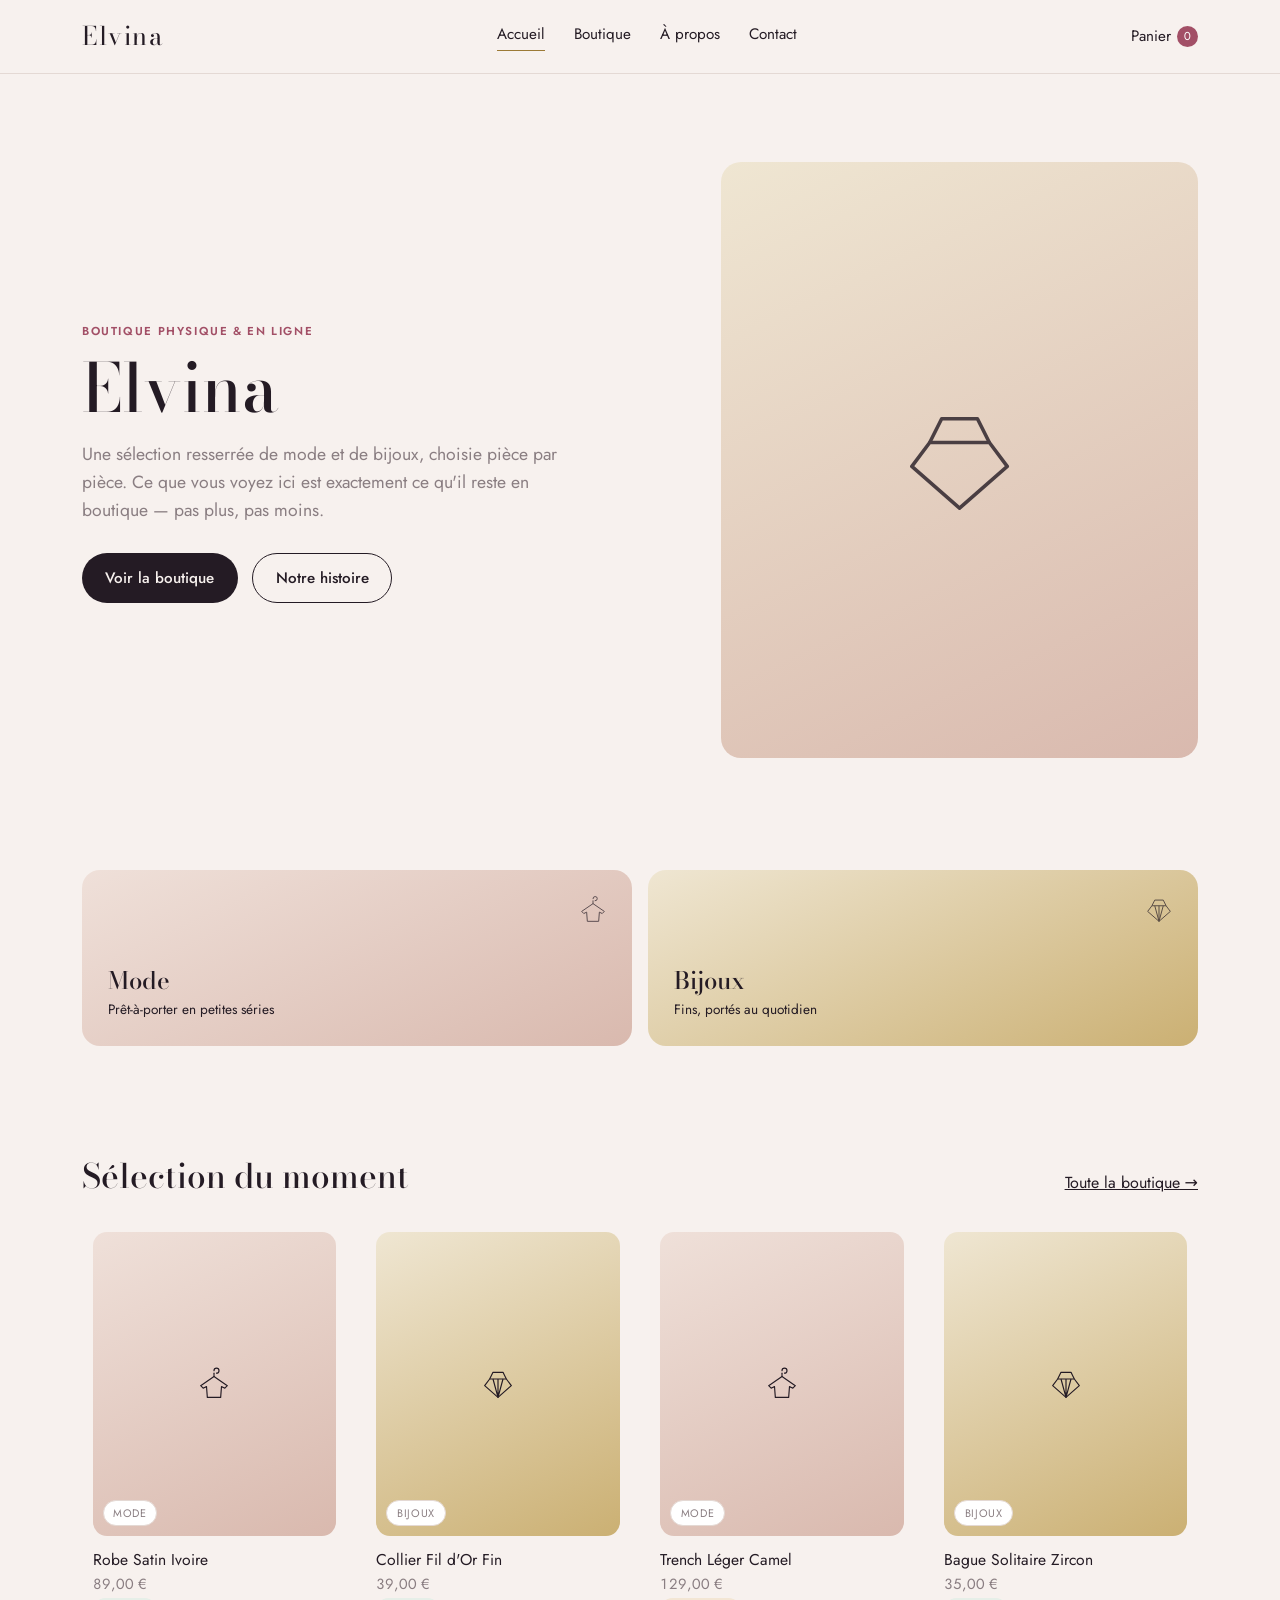
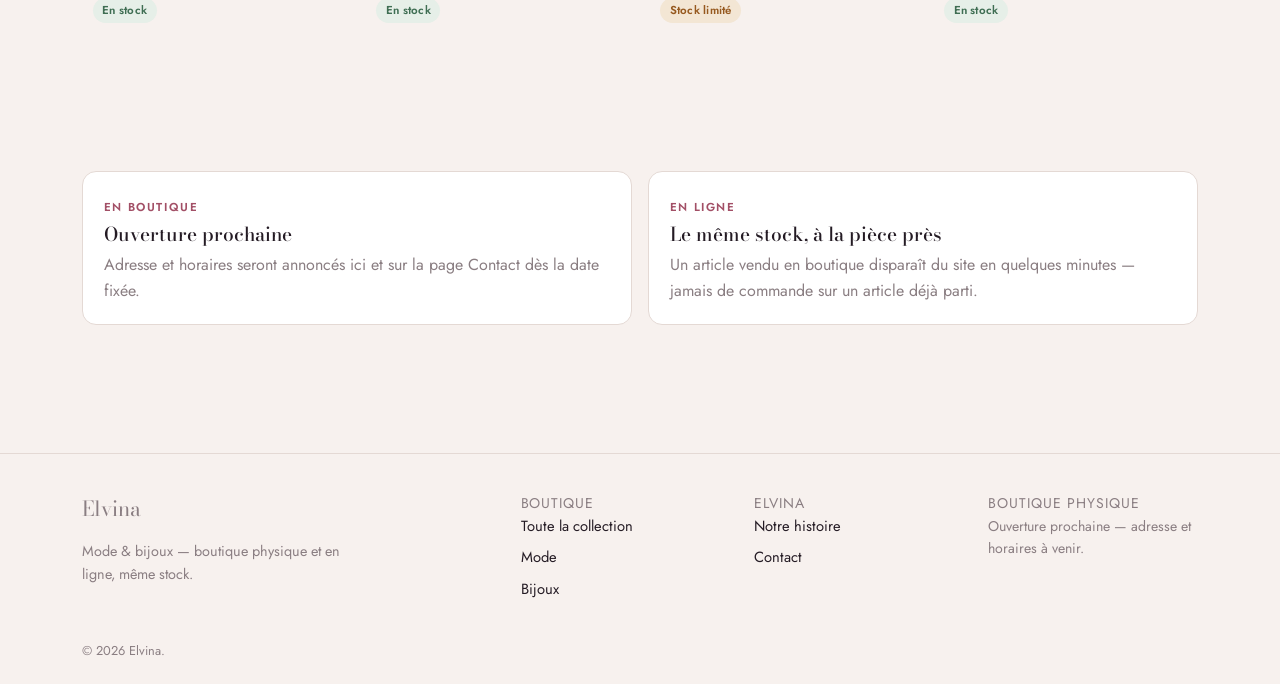
<file: index.html>
<!doctype html>
<html lang="fr">
<head>
<meta charset="UTF-8">
<meta name="viewport" content="width=device-width, initial-scale=1.0">
<title>Elvina — Mode &amp; bijoux, boutique et en ligne</title>
<meta name="description" content="Elvina, boutique de mode et bijoux à taille humaine : même vitrine en magasin et en ligne, même stock, jamais de double vente.">
<link rel="preconnect" href="https://fonts.googleapis.com">
<link rel="preconnect" href="https://fonts.gstatic.com" crossorigin>
<link href="https://fonts.googleapis.com/css2?family=Bodoni+Moda:ital,opsz,wght@0,6..96,400;0,6..96,500;0,6..96,600;0,6..96,700;1,6..96,400&family=Jost:ital,wght@0,400;0,500;0,600;1,400&display=swap" rel="stylesheet">
<link rel="icon" type="image/svg+xml" href="assets/favicon.svg">
<link rel="stylesheet" href="assets/styles.css">
</head>
<body>

<header class="site-header">
  <div class="header-inner">
    <a class="logo" href="index.html">Elvina</a>
    <nav class="main-nav" id="main-nav">
      <a href="index.html" class="is-active">Accueil</a>
      <a href="boutique.html">Boutique</a>
      <a href="a-propos.html">À propos</a>
      <a href="contact.html">Contact</a>
    </nav>
    <div class="header-actions">
      <a class="cart-link" href="panier.html">Panier <span class="cart-count" id="cart-count">0</span></a>
      <button class="nav-toggle" id="nav-toggle" type="button" aria-expanded="false" aria-controls="main-nav">Menu</button>
    </div>
  </div>
</header>

<main>
  <section class="hero wrap">
    <div class="hero-grid">
      <div>
        <p class="eyebrow">Boutique physique &amp; en ligne</p>
        <h1>Elvina</h1>
        <p class="hero-lede">Une sélection resserrée de mode et de bijoux, choisie pièce par pièce. Ce que vous voyez ici est exactement ce qu'il reste en boutique — pas plus, pas moins.</p>
        <div class="hero-actions">
          <a class="btn btn--primary" href="boutique.html">Voir la boutique</a>
          <a class="btn btn--outline" href="a-propos.html">Notre histoire</a>
        </div>
      </div>
      <div class="hero-plate" aria-hidden="true">
        <svg viewBox="0 0 48 48" width="48" height="48" fill="none" stroke="currentColor" stroke-width="1.2" stroke-linejoin="round"><path d="M14 18h20l6 8-16 14-16-14z"/><path d="M14 18l4-8h12l4 8"/></svg>
      </div>
    </div>
  </section>

  <section class="block wrap">
    <div class="tiles">
      <a class="tile tile--mode" href="boutique.html?cat=mode">
        <svg viewBox="0 0 48 48" fill="none" stroke="currentColor" stroke-width="1.4" aria-hidden="true"><path d="M24 8a3 3 0 1 1 3 3" stroke-linecap="round"/><path d="M24 11v4" stroke-linecap="round"/><path d="M24 15 8 26l3 3 4-2 1 13h16l1-13 4 2 3-3-16-11z" stroke-linejoin="round"/></svg>
        <h3>Mode</h3>
        <span>Prêt-à-porter en petites séries</span>
      </a>
      <a class="tile tile--bijoux" href="boutique.html?cat=bijoux">
        <svg viewBox="0 0 48 48" fill="none" stroke="currentColor" stroke-width="1.4" stroke-linejoin="round" aria-hidden="true"><path d="M14 18h20l6 8-16 14-16-14z"/><path d="M14 18l4-8h12l4 8"/><path d="M24 18v22M18 18l6 22 6-22"/></svg>
        <h3>Bijoux</h3>
        <span>Fins, portés au quotidien</span>
      </a>
    </div>
  </section>

  <section class="block wrap">
    <div class="section-head">
      <h2>Sélection du moment</h2>
      <a href="boutique.html">Toute la boutique →</a>
    </div>
    <noscript><p class="noscript-note">Activez JavaScript pour afficher la sélection.</p></noscript>
    <div class="product-grid" id="featured-grid"></div>
  </section>

  <section class="block wrap">
    <div class="feature-pair">
      <div class="feature-card">
        <p class="eyebrow">En boutique</p>
        <h3 style="font-size:1.2rem;margin-bottom:.4rem;">Ouverture prochaine</h3>
        <p style="color:var(--muted);margin:0;">Adresse et horaires seront annoncés ici et sur la page Contact dès la date fixée.</p>
      </div>
      <div class="feature-card">
        <p class="eyebrow">En ligne</p>
        <h3 style="font-size:1.2rem;margin-bottom:.4rem;">Le même stock, à la pièce près</h3>
        <p style="color:var(--muted);margin:0;">Un article vendu en boutique disparaît du site en quelques minutes — jamais de commande sur un article déjà parti.</p>
      </div>
    </div>
  </section>
</main>

<footer class="site-footer">
  <div class="footer-inner">
    <div class="footer-brand">
      <p class="logo-sm">Elvina</p>
      <p>Mode &amp; bijoux — boutique physique et en ligne, même stock.</p>
    </div>
    <div class="footer-cols">
      <div>
        <p class="footer-h">Boutique</p>
        <a href="boutique.html">Toute la collection</a>
        <a href="boutique.html?cat=mode">Mode</a>
        <a href="boutique.html?cat=bijoux">Bijoux</a>
      </div>
      <div>
        <p class="footer-h">Elvina</p>
        <a href="a-propos.html">Notre histoire</a>
        <a href="contact.html">Contact</a>
      </div>
      <div>
        <p class="footer-h">Boutique physique</p>
        <p>Ouverture prochaine — adresse et horaires à venir.</p>
      </div>
    </div>
  </div>
  <p class="footer-bottom">© 2026 Elvina.</p>
</footer>

<script src="assets/products.js"></script>
<script src="assets/site.js"></script>
</body>
</html>
</file>
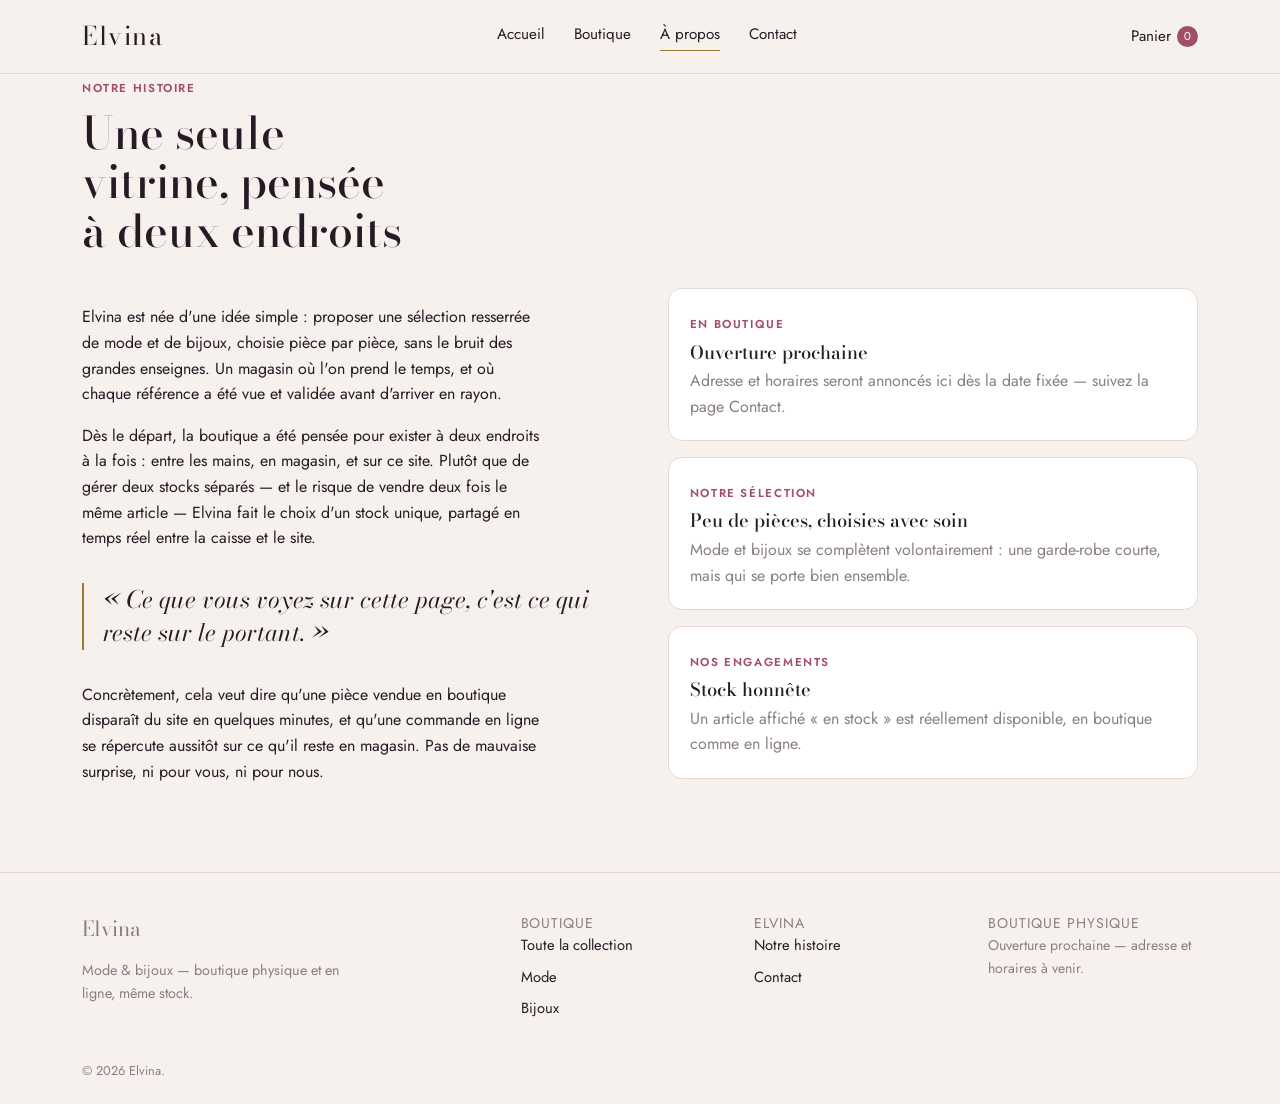
<file: a-propos.html>
<!doctype html>
<html lang="fr">
<head>
<meta charset="UTF-8">
<meta name="viewport" content="width=device-width, initial-scale=1.0">
<title>À propos — Elvina</title>
<meta name="description" content="L'histoire d'Elvina, boutique de mode et bijoux, pensée dès le départ pour ouvrir en magasin et en ligne à la fois.">
<link rel="preconnect" href="https://fonts.googleapis.com">
<link rel="preconnect" href="https://fonts.gstatic.com" crossorigin>
<link href="https://fonts.googleapis.com/css2?family=Bodoni+Moda:ital,opsz,wght@0,6..96,400;0,6..96,500;0,6..96,600;0,6..96,700;1,6..96,400&family=Jost:ital,wght@0,400;0,500;0,600;1,400&display=swap" rel="stylesheet">
<link rel="icon" type="image/svg+xml" href="assets/favicon.svg">
<link rel="stylesheet" href="assets/styles.css">
</head>
<body>

<header class="site-header">
  <div class="header-inner">
    <a class="logo" href="index.html">Elvina</a>
    <nav class="main-nav" id="main-nav">
      <a href="index.html">Accueil</a>
      <a href="boutique.html">Boutique</a>
      <a href="a-propos.html" class="is-active">À propos</a>
      <a href="contact.html">Contact</a>
    </nav>
    <div class="header-actions">
      <a class="cart-link" href="panier.html">Panier <span class="cart-count" id="cart-count">0</span></a>
      <button class="nav-toggle" id="nav-toggle" type="button" aria-expanded="false" aria-controls="main-nav">Menu</button>
    </div>
  </div>
</header>

<main class="wrap block">
  <p class="eyebrow">Notre histoire</p>
  <h1 style="font-size:clamp(2rem,5vw,2.8rem);max-width:16ch;">Une seule vitrine, pensée à deux endroits</h1>

  <div class="story-grid" style="margin-top:2rem;">
    <div>
      <p style="max-width:46ch;">Elvina est née d'une idée simple&nbsp;: proposer une sélection resserrée de mode et de bijoux, choisie pièce par pièce, sans le bruit des grandes enseignes. Un magasin où l'on prend le temps, et où chaque référence a été vue et validée avant d'arriver en rayon.</p>
      <p style="max-width:46ch;">Dès le départ, la boutique a été pensée pour exister à deux endroits à la fois&nbsp;: entre les mains, en magasin, et sur ce site. Plutôt que de gérer deux stocks séparés — et le risque de vendre deux fois le même article — Elvina fait le choix d'un stock unique, partagé en temps réel entre la caisse et le site.</p>
      <blockquote class="pull-quote">« Ce que vous voyez sur cette page, c'est ce qui reste sur le portant. »</blockquote>
      <p style="max-width:46ch;">Concrètement, cela veut dire qu'une pièce vendue en boutique disparaît du site en quelques minutes, et qu'une commande en ligne se répercute aussitôt sur ce qu'il reste en magasin. Pas de mauvaise surprise, ni pour vous, ni pour nous.</p>
    </div>
    <div class="feature-pair" style="grid-template-columns:1fr;margin-top:0;">
      <div class="feature-card">
        <p class="eyebrow">En boutique</p>
        <h3 style="font-size:1.15rem;margin-bottom:.4rem;">Ouverture prochaine</h3>
        <p style="color:var(--muted);margin:0;">Adresse et horaires seront annoncés ici dès la date fixée — suivez la page Contact.</p>
      </div>
      <div class="feature-card">
        <p class="eyebrow">Notre sélection</p>
        <h3 style="font-size:1.15rem;margin-bottom:.4rem;">Peu de pièces, choisies avec soin</h3>
        <p style="color:var(--muted);margin:0;">Mode et bijoux se complètent volontairement&nbsp;: une garde-robe courte, mais qui se porte bien ensemble.</p>
      </div>
      <div class="feature-card">
        <p class="eyebrow">Nos engagements</p>
        <h3 style="font-size:1.15rem;margin-bottom:.4rem;">Stock honnête</h3>
        <p style="color:var(--muted);margin:0;">Un article affiché « en stock » est réellement disponible, en boutique comme en ligne.</p>
      </div>
    </div>
  </div>
</main>

<footer class="site-footer">
  <div class="footer-inner">
    <div class="footer-brand">
      <p class="logo-sm">Elvina</p>
      <p>Mode &amp; bijoux — boutique physique et en ligne, même stock.</p>
    </div>
    <div class="footer-cols">
      <div>
        <p class="footer-h">Boutique</p>
        <a href="boutique.html">Toute la collection</a>
        <a href="boutique.html?cat=mode">Mode</a>
        <a href="boutique.html?cat=bijoux">Bijoux</a>
      </div>
      <div>
        <p class="footer-h">Elvina</p>
        <a href="a-propos.html">Notre histoire</a>
        <a href="contact.html">Contact</a>
      </div>
      <div>
        <p class="footer-h">Boutique physique</p>
        <p>Ouverture prochaine — adresse et horaires à venir.</p>
      </div>
    </div>
  </div>
  <p class="footer-bottom">© 2026 Elvina.</p>
</footer>

<script src="assets/products.js"></script>
<script src="assets/site.js"></script>
</body>
</html>
</file>
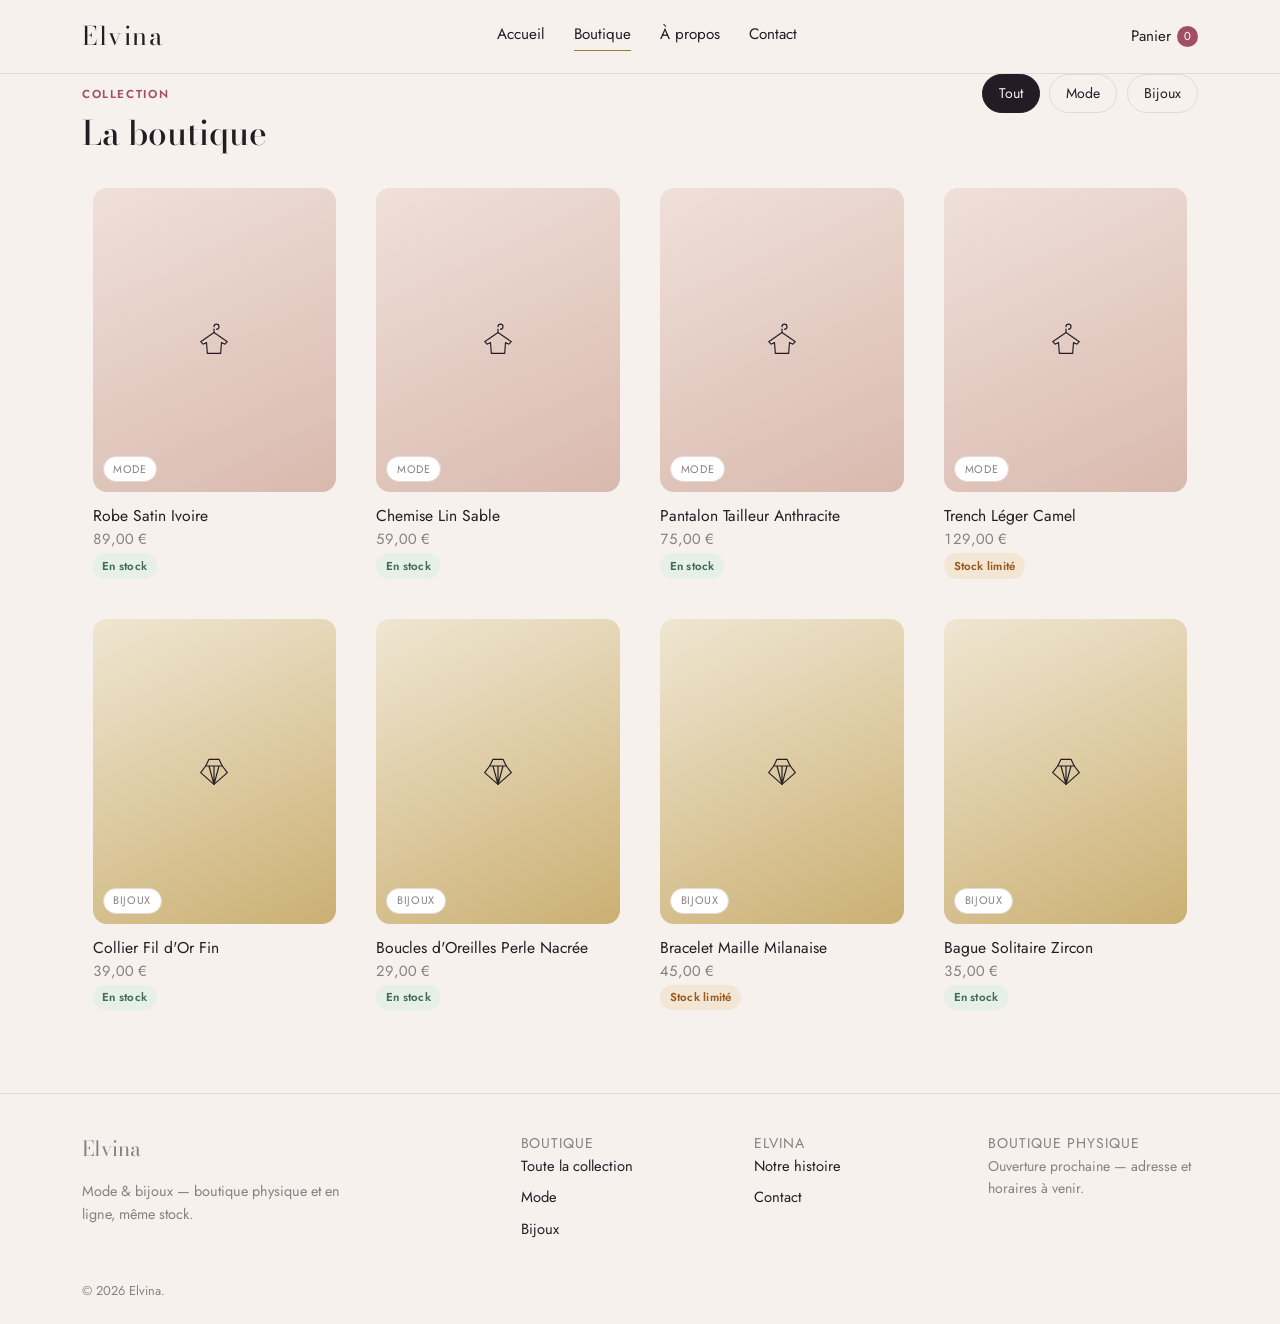
<file: boutique.html>
<!doctype html>
<html lang="fr">
<head>
<meta charset="UTF-8">
<meta name="viewport" content="width=device-width, initial-scale=1.0">
<title>Boutique — Elvina</title>
<meta name="description" content="Toute la collection Elvina : mode et bijoux, avec la disponibilité réelle de chaque taille et coloris.">
<link rel="preconnect" href="https://fonts.googleapis.com">
<link rel="preconnect" href="https://fonts.gstatic.com" crossorigin>
<link href="https://fonts.googleapis.com/css2?family=Bodoni+Moda:ital,opsz,wght@0,6..96,400;0,6..96,500;0,6..96,600;0,6..96,700;1,6..96,400&family=Jost:ital,wght@0,400;0,500;0,600;1,400&display=swap" rel="stylesheet">
<link rel="icon" type="image/svg+xml" href="assets/favicon.svg">
<link rel="stylesheet" href="assets/styles.css">
</head>
<body>

<header class="site-header">
  <div class="header-inner">
    <a class="logo" href="index.html">Elvina</a>
    <nav class="main-nav" id="main-nav">
      <a href="index.html">Accueil</a>
      <a href="boutique.html" class="is-active">Boutique</a>
      <a href="a-propos.html">À propos</a>
      <a href="contact.html">Contact</a>
    </nav>
    <div class="header-actions">
      <a class="cart-link" href="panier.html">Panier <span class="cart-count" id="cart-count">0</span></a>
      <button class="nav-toggle" id="nav-toggle" type="button" aria-expanded="false" aria-controls="main-nav">Menu</button>
    </div>
  </div>
</header>

<main class="wrap block">
  <div class="section-head">
    <div>
      <p class="eyebrow">Collection</p>
      <h2>La boutique</h2>
    </div>
    <div class="filter-tabs">
      <a href="boutique.html" class="filter-tab" data-cat="all">Tout</a>
      <a href="boutique.html?cat=mode" class="filter-tab" data-cat="mode">Mode</a>
      <a href="boutique.html?cat=bijoux" class="filter-tab" data-cat="bijoux">Bijoux</a>
    </div>
  </div>

  <noscript><p class="noscript-note">Activez JavaScript pour afficher le catalogue et les disponibilités.</p></noscript>
  <div class="product-grid" id="product-grid"></div>
</main>

<footer class="site-footer">
  <div class="footer-inner">
    <div class="footer-brand">
      <p class="logo-sm">Elvina</p>
      <p>Mode &amp; bijoux — boutique physique et en ligne, même stock.</p>
    </div>
    <div class="footer-cols">
      <div>
        <p class="footer-h">Boutique</p>
        <a href="boutique.html">Toute la collection</a>
        <a href="boutique.html?cat=mode">Mode</a>
        <a href="boutique.html?cat=bijoux">Bijoux</a>
      </div>
      <div>
        <p class="footer-h">Elvina</p>
        <a href="a-propos.html">Notre histoire</a>
        <a href="contact.html">Contact</a>
      </div>
      <div>
        <p class="footer-h">Boutique physique</p>
        <p>Ouverture prochaine — adresse et horaires à venir.</p>
      </div>
    </div>
  </div>
  <p class="footer-bottom">© 2026 Elvina.</p>
</footer>

<script src="assets/products.js"></script>
<script src="assets/site.js"></script>
</body>
</html>
</file>
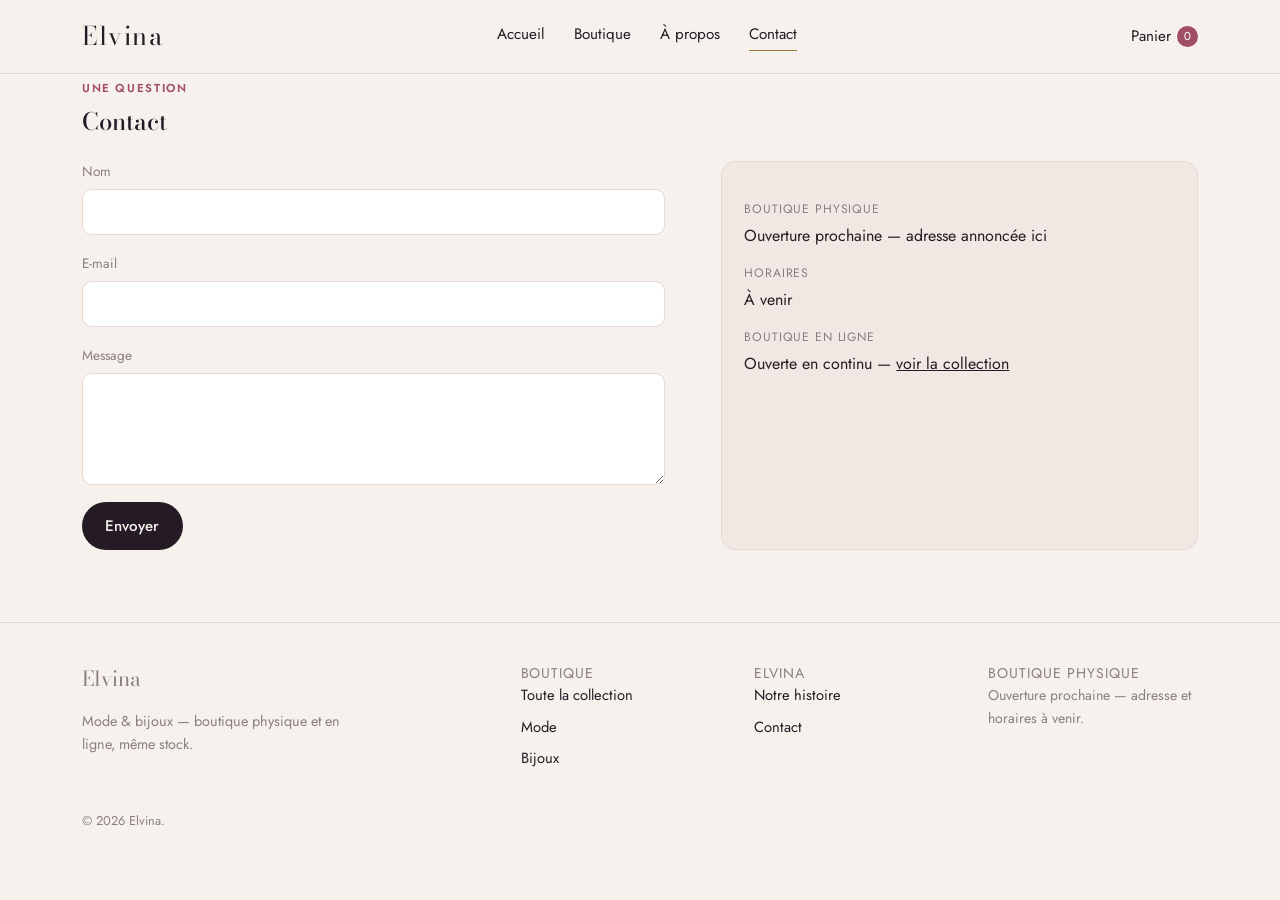
<file: contact.html>
<!doctype html>
<html lang="fr">
<head>
<meta charset="UTF-8">
<meta name="viewport" content="width=device-width, initial-scale=1.0">
<title>Contact — Elvina</title>
<meta name="description" content="Contactez la boutique Elvina.">
<link rel="preconnect" href="https://fonts.googleapis.com">
<link rel="preconnect" href="https://fonts.gstatic.com" crossorigin>
<link href="https://fonts.googleapis.com/css2?family=Bodoni+Moda:ital,opsz,wght@0,6..96,400;0,6..96,500;0,6..96,600;0,6..96,700;1,6..96,400&family=Jost:ital,wght@0,400;0,500;0,600;1,400&display=swap" rel="stylesheet">
<link rel="icon" type="image/svg+xml" href="assets/favicon.svg">
<link rel="stylesheet" href="assets/styles.css">
</head>
<body>

<header class="site-header">
  <div class="header-inner">
    <a class="logo" href="index.html">Elvina</a>
    <nav class="main-nav" id="main-nav">
      <a href="index.html">Accueil</a>
      <a href="boutique.html">Boutique</a>
      <a href="a-propos.html">À propos</a>
      <a href="contact.html" class="is-active">Contact</a>
    </nav>
    <div class="header-actions">
      <a class="cart-link" href="panier.html">Panier <span class="cart-count" id="cart-count">0</span></a>
      <button class="nav-toggle" id="nav-toggle" type="button" aria-expanded="false" aria-controls="main-nav">Menu</button>
    </div>
  </div>
</header>

<main class="wrap block">
  <p class="eyebrow">Une question</p>
  <h2 style="margin-bottom:1.6rem;">Contact</h2>

  <div class="contact-grid">
    <form id="contact-form" novalidate>
      <div class="field">
        <label for="name">Nom</label>
        <input type="text" id="name" name="name" required>
      </div>
      <div class="field">
        <label for="email">E-mail</label>
        <input type="email" id="email" name="email" required>
      </div>
      <div class="field">
        <label for="message">Message</label>
        <textarea id="message" name="message" required></textarea>
      </div>
      <button type="submit" class="btn btn--primary">Envoyer</button>
      <p class="form-note" id="contact-note" role="status" hidden>Merci — ce formulaire sera relié à votre messagerie au moment de la mise en ligne réelle.</p>
    </form>

    <aside class="info-card">
      <dl>
        <dt>Boutique physique</dt>
        <dd>Ouverture prochaine — adresse annoncée ici</dd>
        <dt>Horaires</dt>
        <dd>À venir</dd>
        <dt>Boutique en ligne</dt>
        <dd>Ouverte en continu — <a href="boutique.html">voir la collection</a></dd>
      </dl>
    </aside>
  </div>
</main>

<footer class="site-footer">
  <div class="footer-inner">
    <div class="footer-brand">
      <p class="logo-sm">Elvina</p>
      <p>Mode &amp; bijoux — boutique physique et en ligne, même stock.</p>
    </div>
    <div class="footer-cols">
      <div>
        <p class="footer-h">Boutique</p>
        <a href="boutique.html">Toute la collection</a>
        <a href="boutique.html?cat=mode">Mode</a>
        <a href="boutique.html?cat=bijoux">Bijoux</a>
      </div>
      <div>
        <p class="footer-h">Elvina</p>
        <a href="a-propos.html">Notre histoire</a>
        <a href="contact.html">Contact</a>
      </div>
      <div>
        <p class="footer-h">Boutique physique</p>
        <p>Ouverture prochaine — adresse et horaires à venir.</p>
      </div>
    </div>
  </div>
  <p class="footer-bottom">© 2026 Elvina.</p>
</footer>

<script src="assets/products.js"></script>
<script src="assets/site.js"></script>
</body>
</html>
</file>
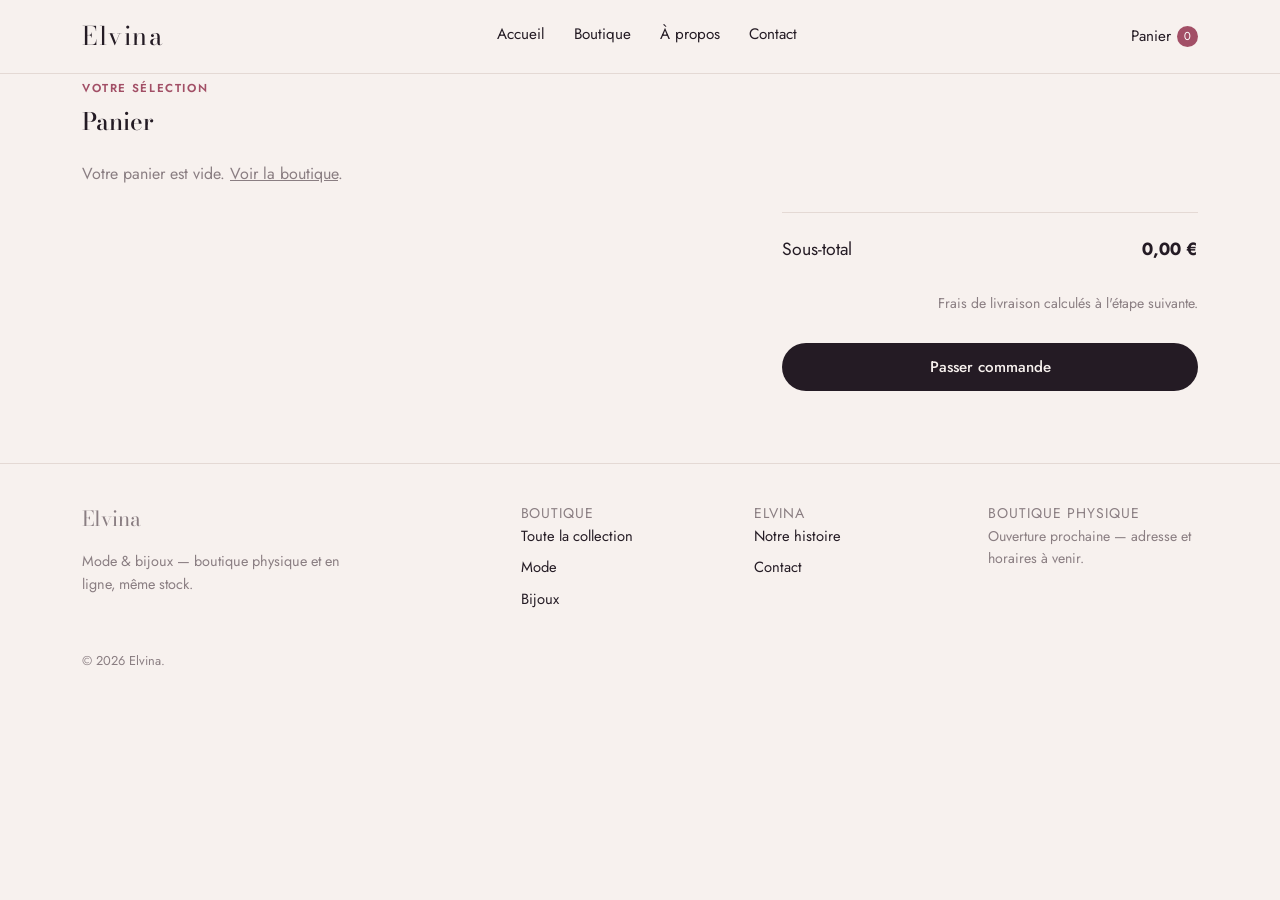
<file: panier.html>
<!doctype html>
<html lang="fr">
<head>
<meta charset="UTF-8">
<meta name="viewport" content="width=device-width, initial-scale=1.0">
<title>Panier — Elvina</title>
<meta name="description" content="Votre panier Elvina.">
<link rel="preconnect" href="https://fonts.googleapis.com">
<link rel="preconnect" href="https://fonts.gstatic.com" crossorigin>
<link href="https://fonts.googleapis.com/css2?family=Bodoni+Moda:ital,opsz,wght@0,6..96,400;0,6..96,500;0,6..96,600;0,6..96,700;1,6..96,400&family=Jost:ital,wght@0,400;0,500;0,600;1,400&display=swap" rel="stylesheet">
<link rel="icon" type="image/svg+xml" href="assets/favicon.svg">
<link rel="stylesheet" href="assets/styles.css">
</head>
<body>

<header class="site-header">
  <div class="header-inner">
    <a class="logo" href="index.html">Elvina</a>
    <nav class="main-nav" id="main-nav">
      <a href="index.html">Accueil</a>
      <a href="boutique.html">Boutique</a>
      <a href="a-propos.html">À propos</a>
      <a href="contact.html">Contact</a>
    </nav>
    <div class="header-actions">
      <a class="cart-link" href="panier.html">Panier <span class="cart-count" id="cart-count">0</span></a>
      <button class="nav-toggle" id="nav-toggle" type="button" aria-expanded="false" aria-controls="main-nav">Menu</button>
    </div>
  </div>
</header>

<main class="wrap block">
  <p class="eyebrow">Votre sélection</p>
  <h2 style="margin-bottom:1.6rem;">Panier</h2>

  <noscript><p class="noscript-note">Activez JavaScript pour afficher votre panier.</p></noscript>
  <div id="cart-lines"></div>

  <div id="cart-summary" hidden>
    <div class="cart-total-row">
      <span>Sous-total</span>
      <strong id="cart-subtotal">0,00 €</strong>
    </div>
    <p class="form-note" style="text-align:right;max-width:26rem;">Frais de livraison calculés à l'étape suivante.</p>
    <button type="button" class="btn btn--primary btn--block" id="checkout-btn">Passer commande</button>
    <p class="form-note" id="checkout-note" role="status" hidden></p>
  </div>
</main>

<footer class="site-footer">
  <div class="footer-inner">
    <div class="footer-brand">
      <p class="logo-sm">Elvina</p>
      <p>Mode &amp; bijoux — boutique physique et en ligne, même stock.</p>
    </div>
    <div class="footer-cols">
      <div>
        <p class="footer-h">Boutique</p>
        <a href="boutique.html">Toute la collection</a>
        <a href="boutique.html?cat=mode">Mode</a>
        <a href="boutique.html?cat=bijoux">Bijoux</a>
      </div>
      <div>
        <p class="footer-h">Elvina</p>
        <a href="a-propos.html">Notre histoire</a>
        <a href="contact.html">Contact</a>
      </div>
      <div>
        <p class="footer-h">Boutique physique</p>
        <p>Ouverture prochaine — adresse et horaires à venir.</p>
      </div>
    </div>
  </div>
  <p class="footer-bottom">© 2026 Elvina.</p>
</footer>

<script src="assets/products.js"></script>
<script src="assets/site.js"></script>
</body>
</html>
</file>
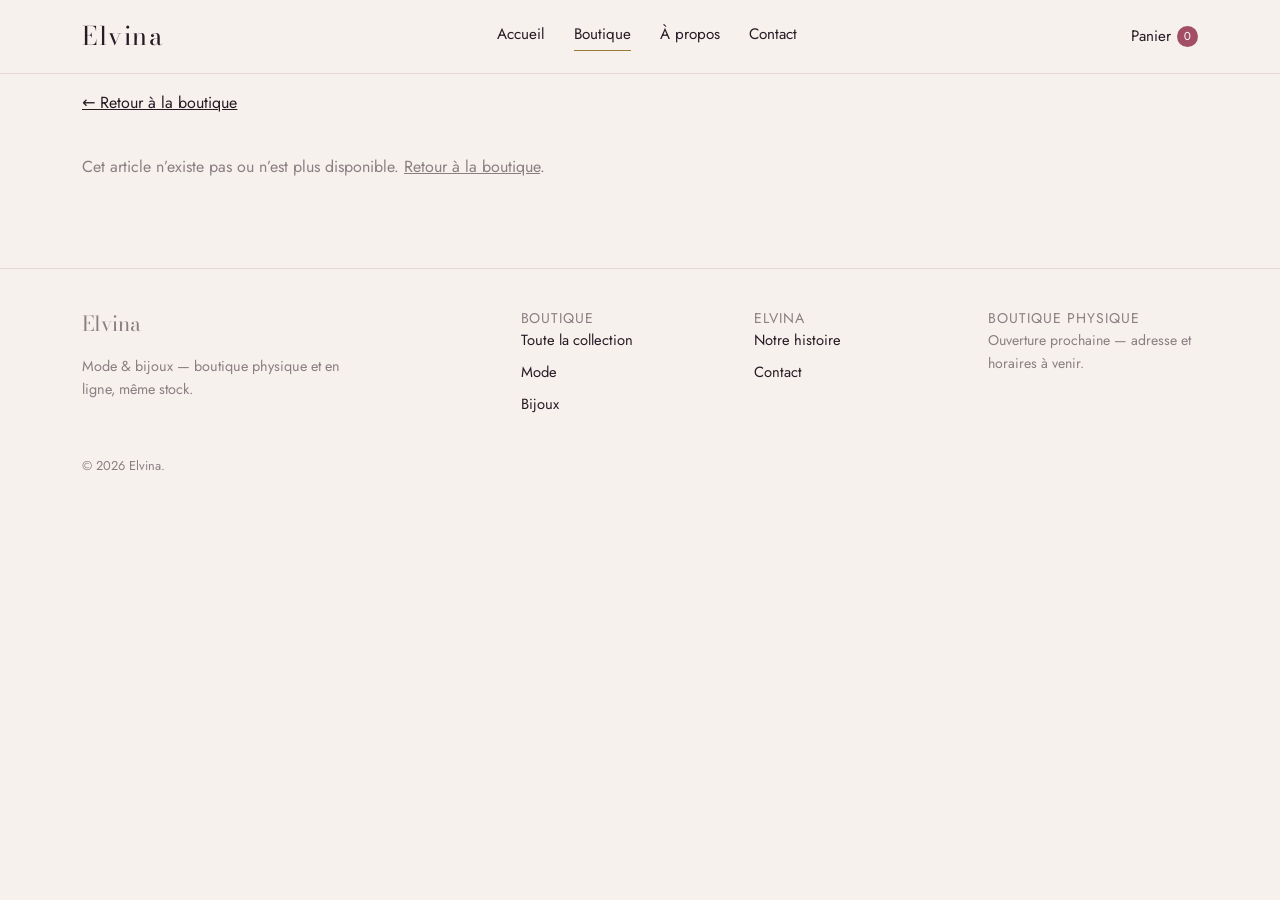
<file: produit.html>
<!doctype html>
<html lang="fr">
<head>
<meta charset="UTF-8">
<meta name="viewport" content="width=device-width, initial-scale=1.0">
<title>Article — Elvina</title>
<meta name="description" content="Détail d'un article Elvina : disponibilité par taille ou coloris, en temps réel.">
<link rel="preconnect" href="https://fonts.googleapis.com">
<link rel="preconnect" href="https://fonts.gstatic.com" crossorigin>
<link href="https://fonts.googleapis.com/css2?family=Bodoni+Moda:ital,opsz,wght@0,6..96,400;0,6..96,500;0,6..96,600;0,6..96,700;1,6..96,400&family=Jost:ital,wght@0,400;0,500;0,600;1,400&display=swap" rel="stylesheet">
<link rel="icon" type="image/svg+xml" href="assets/favicon.svg">
<link rel="stylesheet" href="assets/styles.css">
</head>
<body>

<header class="site-header">
  <div class="header-inner">
    <a class="logo" href="index.html">Elvina</a>
    <nav class="main-nav" id="main-nav">
      <a href="index.html">Accueil</a>
      <a href="boutique.html" class="is-active">Boutique</a>
      <a href="a-propos.html">À propos</a>
      <a href="contact.html">Contact</a>
    </nav>
    <div class="header-actions">
      <a class="cart-link" href="panier.html">Panier <span class="cart-count" id="cart-count">0</span></a>
      <button class="nav-toggle" id="nav-toggle" type="button" aria-expanded="false" aria-controls="main-nav">Menu</button>
    </div>
  </div>
</header>

<main class="wrap block">
  <p><a href="boutique.html">&larr; Retour à la boutique</a></p>
  <noscript><p class="noscript-note">Activez JavaScript pour afficher cet article.</p></noscript>
  <div class="product-detail" id="product-detail" style="margin-top:1.4rem;"></div>
</main>

<footer class="site-footer">
  <div class="footer-inner">
    <div class="footer-brand">
      <p class="logo-sm">Elvina</p>
      <p>Mode &amp; bijoux — boutique physique et en ligne, même stock.</p>
    </div>
    <div class="footer-cols">
      <div>
        <p class="footer-h">Boutique</p>
        <a href="boutique.html">Toute la collection</a>
        <a href="boutique.html?cat=mode">Mode</a>
        <a href="boutique.html?cat=bijoux">Bijoux</a>
      </div>
      <div>
        <p class="footer-h">Elvina</p>
        <a href="a-propos.html">Notre histoire</a>
        <a href="contact.html">Contact</a>
      </div>
      <div>
        <p class="footer-h">Boutique physique</p>
        <p>Ouverture prochaine — adresse et horaires à venir.</p>
      </div>
    </div>
  </div>
  <p class="footer-bottom">© 2026 Elvina.</p>
</footer>

<script src="assets/products.js"></script>
<script src="assets/site.js"></script>
</body>
</html>
</file>
<file: assets/styles.css>
/* Elvina — mode & bijoux. Écrin (plum-ink) / or fin / rose poudré. */

:root {
  --ink: #241b24;
  --muted: #8a7e82;
  --ground: #f7f1ee;
  --surface: #ffffff;
  --surface-2: #f1e8e4;
  --border: #e4d9d4;

  --accent: #9c7a36;
  --accent-strong: #7c5f2c;
  --rose: #a24f66;

  --stock-in: #3f6e53;
  --stock-in-bg: #e6efe8;
  --stock-low: #96591f;
  --stock-low-bg: #f3e6d4;
  --stock-last: #7c3f5c;
  --stock-last-bg: #f1e0e9;
  --stock-out: #963a30;
  --stock-out-bg: #f3e0dd;

  --media-mode-1: #efe0d9;
  --media-mode-2: #d9b9ae;
  --media-bijoux-1: #efe6d2;
  --media-bijoux-2: #cbb073;

  --shadow: 0 12px 28px -18px rgba(36, 27, 36, 0.45);

  --font-display: "Bodoni Moda", Didot, Georgia, serif;
  --font-body: "Jost", "Century Gothic", system-ui, sans-serif;
}

@media (prefers-color-scheme: dark) {
  :root:not([data-theme="light"]) {
    --ink: #f2eae4;
    --muted: #a79aa0;
    --ground: #1b1620;
    --surface: #241d29;
    --surface-2: #2c2330;
    --border: #3a2f3d;

    --accent: #d4b876;
    --accent-strong: #e8cf94;
    --rose: #d98ca0;

    --stock-in: #7fbd9c;
    --stock-in-bg: #1c2b23;
    --stock-low: #d99a51;
    --stock-low-bg: #332619;
    --stock-last: #d98cb0;
    --stock-last-bg: #33212c;
    --stock-out: #e08578;
    --stock-out-bg: #332320;

    --media-mode-1: #3a2c28;
    --media-mode-2: #2b201d;
    --media-bijoux-1: #3a331f;
    --media-bijoux-2: #2b2416;

    --shadow: 0 12px 28px -16px rgba(0, 0, 0, 0.6);
  }
}

:root[data-theme="dark"] {
  --ink: #f2eae4;
  --muted: #a79aa0;
  --ground: #1b1620;
  --surface: #241d29;
  --surface-2: #2c2330;
  --border: #3a2f3d;

  --accent: #d4b876;
  --accent-strong: #e8cf94;
  --rose: #d98ca0;

  --stock-in: #7fbd9c;
  --stock-in-bg: #1c2b23;
  --stock-low: #d99a51;
  --stock-low-bg: #332619;
  --stock-last: #d98cb0;
  --stock-last-bg: #33212c;
  --stock-out: #e08578;
  --stock-out-bg: #332320;

  --media-mode-1: #3a2c28;
  --media-mode-2: #2b201d;
  --media-bijoux-1: #3a331f;
  --media-bijoux-2: #2b2416;

  --shadow: 0 12px 28px -16px rgba(0, 0, 0, 0.6);
}

* { box-sizing: border-box; }

@media (prefers-reduced-motion: reduce) {
  * { animation: none !important; transition: none !important; }
}

html { color-scheme: light dark; }

body {
  margin: 0;
  background: var(--ground);
  color: var(--ink);
  font-family: var(--font-body);
  font-size: 16px;
  line-height: 1.6;
}

a { color: inherit; }
a:focus-visible, button:focus-visible, input:focus-visible, textarea:focus-visible {
  outline: 2px solid var(--accent);
  outline-offset: 2px;
}

h1, h2, h3 {
  font-family: var(--font-display);
  font-weight: 500;
  text-wrap: balance;
  line-height: 1.1;
  margin: 0;
}

.wrap {
  max-width: 1180px;
  margin-inline: auto;
  padding-inline: clamp(16px, 4vw, 32px);
}

.eyebrow {
  display: inline-block;
  font-size: 0.72rem;
  letter-spacing: 0.14em;
  text-transform: uppercase;
  color: var(--rose);
  font-weight: 600;
  margin: 0 0 0.7rem;
}

/* ---------- Header ---------- */

.site-header {
  position: sticky;
  top: 0;
  z-index: 20;
  background: var(--ground);
  border-bottom: 1px solid var(--border);
}

.header-inner {
  max-width: 1180px;
  margin-inline: auto;
  padding: 1rem clamp(16px, 4vw, 32px);
  display: flex;
  align-items: center;
  justify-content: space-between;
  gap: 1.5rem;
}

.logo {
  font-family: var(--font-display);
  font-size: 1.6rem;
  letter-spacing: 0.06em;
  text-decoration: none;
  color: var(--ink);
}

.main-nav {
  display: flex;
  gap: 1.8rem;
  align-items: center;
}

.main-nav a {
  text-decoration: none;
  font-size: 0.95rem;
  color: var(--ink);
  padding-bottom: 0.2rem;
  border-bottom: 1px solid transparent;
}

.main-nav a:hover, .main-nav a.is-active {
  border-bottom-color: var(--accent);
}

.header-actions {
  display: flex;
  align-items: center;
  gap: 1rem;
}

.cart-link {
  display: flex;
  align-items: center;
  gap: 0.4rem;
  text-decoration: none;
  color: var(--ink);
  font-size: 0.95rem;
}

.cart-count {
  display: inline-flex;
  align-items: center;
  justify-content: center;
  min-width: 1.3rem;
  height: 1.3rem;
  padding-inline: 0.3rem;
  border-radius: 999px;
  background: var(--rose);
  color: var(--surface);
  font-size: 0.72rem;
  font-variant-numeric: tabular-nums;
}

.nav-toggle {
  display: none;
  background: none;
  border: 1px solid var(--border);
  border-radius: 8px;
  color: var(--ink);
  font-family: var(--font-body);
  font-size: 0.85rem;
  padding: 0.4rem 0.8rem;
  cursor: pointer;
}

@media (max-width: 780px) {
  .main-nav {
    position: absolute;
    left: 0; right: 0; top: 100%;
    background: var(--ground);
    border-bottom: 1px solid var(--border);
    flex-direction: column;
    align-items: flex-start;
    gap: 0;
    padding: 0 clamp(16px, 4vw, 32px);
    max-height: 0;
    overflow: hidden;
  }
  .main-nav.is-open { max-height: 20rem; padding-block: 0.5rem; }
  .main-nav a { width: 100%; padding-block: 0.6rem; }
  .nav-toggle { display: inline-block; }
}

/* ---------- Buttons ---------- */

.btn {
  display: inline-flex;
  align-items: center;
  justify-content: center;
  gap: 0.5rem;
  font-family: var(--font-body);
  font-size: 0.95rem;
  font-weight: 500;
  padding: 0.75rem 1.4rem;
  border-radius: 999px;
  border: 1px solid transparent;
  cursor: pointer;
  text-decoration: none;
}

.btn--primary { background: var(--ink); color: var(--ground); }
.btn--primary:hover { background: var(--accent-strong); color: var(--ink); }

.btn--outline { background: transparent; color: var(--ink); border-color: var(--ink); }
.btn--outline:hover { border-color: var(--accent); color: var(--accent-strong); }

.btn--block { width: 100%; }

/* ---------- Hero ---------- */

.hero {
  padding-block: clamp(40px, 8vw, 88px) clamp(32px, 6vw, 56px);
}

.hero-grid {
  display: grid;
  grid-template-columns: 1.1fr 0.9fr;
  gap: clamp(24px, 5vw, 56px);
  align-items: center;
}

@media (max-width: 860px) {
  .hero-grid { grid-template-columns: 1fr; }
}

.hero h1 {
  font-size: clamp(2.6rem, 7vw, 4.2rem);
  margin-bottom: 0.9rem;
}

.hero-lede {
  max-width: 46ch;
  color: var(--muted);
  font-size: 1.1rem;
  margin: 0 0 1.8rem;
}

.hero-actions { display: flex; gap: 0.9rem; flex-wrap: wrap; }

.hero-plate {
  aspect-ratio: 4 / 5;
  border-radius: 20px;
  background: linear-gradient(155deg, var(--media-bijoux-1), var(--media-mode-2));
  display: flex;
  align-items: center;
  justify-content: center;
  color: var(--ink);
}

.hero-plate svg { width: 30%; height: 30%; opacity: 0.8; }

/* ---------- Category tiles ---------- */

.tiles {
  display: grid;
  grid-template-columns: 1fr 1fr;
  gap: 1rem;
}

@media (max-width: 640px) { .tiles { grid-template-columns: 1fr; } }

.tile {
  position: relative;
  border-radius: 18px;
  padding: 1.6rem;
  min-height: 11rem;
  display: flex;
  flex-direction: column;
  justify-content: flex-end;
  text-decoration: none;
  color: var(--ink);
  overflow: hidden;
}

.tile--mode { background: linear-gradient(155deg, var(--media-mode-1), var(--media-mode-2)); }
.tile--bijoux { background: linear-gradient(155deg, var(--media-bijoux-1), var(--media-bijoux-2)); }

.tile svg { position: absolute; top: 1.4rem; right: 1.4rem; width: 34px; height: 34px; opacity: 0.7; }
.tile h3 { font-size: 1.5rem; margin-bottom: 0.3rem; }
.tile span { font-size: 0.85rem; }

/* ---------- Sections ---------- */

section.block { padding-block: clamp(32px, 6vw, 56px); }
.section-head { display: flex; align-items: baseline; justify-content: space-between; gap: 1rem; margin-bottom: 1.6rem; flex-wrap: wrap; }
.section-head h2 { font-size: clamp(1.6rem, 3.4vw, 2.1rem); }

/* ---------- Product grid & cards ---------- */

.product-grid {
  display: grid;
  grid-template-columns: repeat(4, 1fr);
  gap: 1.2rem;
}

@media (max-width: 960px) { .product-grid { grid-template-columns: repeat(2, 1fr); } }
@media (max-width: 480px) { .product-grid { grid-template-columns: 1fr; } }

.product-card {
  display: flex;
  flex-direction: column;
  gap: 0.7rem;
  text-decoration: none;
  color: inherit;
  border-radius: 16px;
  padding: 0.6rem;
  border: 1px solid transparent;
  transition: transform 0.15s ease, box-shadow 0.15s ease, border-color 0.15s ease;
}

.product-card:hover { transform: translateY(-3px); border-color: var(--border); box-shadow: var(--shadow); }

.product-media {
  position: relative;
  aspect-ratio: 4 / 5;
  border-radius: 14px;
  display: flex;
  align-items: center;
  justify-content: center;
  overflow: hidden;
}

.product-media--mode { background: linear-gradient(155deg, var(--media-mode-1), var(--media-mode-2)); color: var(--ink); }
.product-media--bijoux { background: linear-gradient(155deg, var(--media-bijoux-1), var(--media-bijoux-2)); color: var(--ink); }
.product-media svg { width: 40px; height: 40px; }

.product-media-tag {
  position: absolute;
  left: 10px; bottom: 10px;
  background: var(--surface);
  border: 1px solid var(--border);
  padding: 0.2rem 0.6rem;
  border-radius: 999px;
  font-size: 0.68rem;
  text-transform: uppercase;
  letter-spacing: 0.06em;
  color: var(--muted);
}

.product-media--sm { aspect-ratio: 1 / 1; width: 72px; border-radius: 10px; flex-shrink: 0; }
.product-media--sm svg { width: 26px; height: 26px; }
.product-media--large svg { width: 88px; height: 88px; }

.product-name { font-size: 0.98rem; margin: 0; }
.product-price { font-variant-numeric: tabular-nums; margin: 0; color: var(--muted); font-size: 0.92rem; }
.product-price--lg { font-size: 1.4rem; color: var(--ink); margin-bottom: 0.9rem; }

.empty-note { color: var(--muted); grid-column: 1 / -1; }

.badge {
  display: inline-block;
  width: fit-content;
  font-size: 0.72rem;
  letter-spacing: 0.02em;
  padding: 0.22rem 0.6rem;
  border-radius: 999px;
  font-weight: 600;
}

.badge--in { background: var(--stock-in-bg); color: var(--stock-in); }
.badge--low { background: var(--stock-low-bg); color: var(--stock-low); }
.badge--last { background: var(--stock-last-bg); color: var(--stock-last); }
.badge--out { background: var(--stock-out-bg); color: var(--stock-out); }

/* ---------- Filter tabs ---------- */

.filter-tabs { display: flex; gap: 0.6rem; flex-wrap: wrap; }
.filter-tab {
  text-decoration: none;
  color: var(--ink);
  border: 1px solid var(--border);
  border-radius: 999px;
  padding: 0.45rem 1rem;
  font-size: 0.88rem;
}
.filter-tab.is-active { background: var(--ink); color: var(--ground); border-color: var(--ink); }

/* ---------- Product detail ---------- */

.product-detail {
  display: grid;
  grid-template-columns: 1fr 1fr;
  gap: clamp(24px, 5vw, 56px);
  align-items: start;
}

@media (max-width: 780px) { .product-detail { grid-template-columns: 1fr; } }

.product-desc { max-width: 46ch; color: var(--muted); }

.variant-group {
  border: none;
  padding: 0;
  margin: 0 0 1.4rem;
}

.variant-group legend {
  font-size: 0.78rem;
  text-transform: uppercase;
  letter-spacing: 0.08em;
  color: var(--muted);
  margin-bottom: 0.6rem;
  padding: 0;
}

.variant-option {
  display: inline-flex;
  align-items: center;
  gap: 0.4rem;
  border: 1px solid var(--border);
  border-radius: 999px;
  padding: 0.4rem 0.9rem;
  margin: 0 0.5rem 0.5rem 0;
  font-size: 0.88rem;
  cursor: pointer;
}

.variant-option:has(input:checked) { border-color: var(--ink); background: var(--surface-2); }
.variant-option.is-disabled { opacity: 0.45; cursor: not-allowed; text-decoration: line-through; }
.variant-option input { accent-color: var(--ink); }

.qty-row { display: flex; align-items: center; gap: 0.7rem; margin-bottom: 1.2rem; }
.qty-row label { font-size: 0.85rem; color: var(--muted); }
.qty-row input[type="number"] {
  width: 4.5rem;
  padding: 0.5rem 0.6rem;
  border-radius: 8px;
  border: 1px solid var(--border);
  background: var(--surface);
  color: var(--ink);
  font-family: var(--font-body);
}

.form-note { color: var(--muted); font-size: 0.88rem; min-height: 1.2em; }

/* ---------- Cart ---------- */

.cart-line {
  display: grid;
  grid-template-columns: auto 1fr auto;
  gap: 1rem;
  align-items: center;
  padding: 1rem 0;
  border-bottom: 1px solid var(--border);
}

.cart-line-info .product-name { margin-bottom: 0.2rem; }
.cart-line-info .product-name a { text-decoration: none; }
.cart-line-info .product-name a:hover { text-decoration: underline; }
.cart-line-total { font-variant-numeric: tabular-nums; font-size: 1rem; }

#cart-summary {
  margin-top: 1.6rem;
  padding-top: 1.4rem;
  border-top: 1px solid var(--border);
  display: flex;
  flex-direction: column;
  align-items: flex-end;
  gap: 0.9rem;
  max-width: 26rem;
  margin-left: auto;
}

.cart-total-row { display: flex; justify-content: space-between; width: 100%; font-size: 1.1rem; }
.cart-total-row strong { font-variant-numeric: tabular-nums; }

/* ---------- About page ---------- */

.story-grid {
  display: grid;
  grid-template-columns: 1fr 1fr;
  gap: clamp(24px, 5vw, 56px);
  align-items: start;
}

@media (max-width: 780px) { .story-grid { grid-template-columns: 1fr; } }

.pull-quote {
  font-family: var(--font-display);
  font-style: italic;
  font-size: 1.5rem;
  line-height: 1.4;
  color: var(--ink);
  border-left: 2px solid var(--accent);
  padding-left: 1.2rem;
  margin: 2rem 0;
  max-width: 42ch;
}

.feature-pair {
  display: grid;
  grid-template-columns: 1fr 1fr;
  gap: 1rem;
  margin-top: 1.6rem;
}

@media (max-width: 640px) { .feature-pair { grid-template-columns: 1fr; } }

.feature-card {
  border: 1px solid var(--border);
  background: var(--surface);
  border-radius: 14px;
  padding: 1.3rem;
}

.feature-card .eyebrow { margin-bottom: 0.5rem; }

/* ---------- Contact ---------- */

.contact-grid {
  display: grid;
  grid-template-columns: 1.1fr 0.9fr;
  gap: clamp(24px, 5vw, 56px);
}

@media (max-width: 780px) { .contact-grid { grid-template-columns: 1fr; } }

.field { display: flex; flex-direction: column; gap: 0.4rem; margin-bottom: 1.1rem; }
.field label { font-size: 0.85rem; color: var(--muted); }
.field input, .field textarea {
  font-family: var(--font-body);
  font-size: 0.95rem;
  padding: 0.7rem 0.8rem;
  border-radius: 10px;
  border: 1px solid var(--border);
  background: var(--surface);
  color: var(--ink);
}
.field textarea { resize: vertical; min-height: 7rem; }

.info-card {
  border: 1px solid var(--border);
  background: var(--surface-2);
  border-radius: 14px;
  padding: 1.4rem;
}
.info-card dt { font-size: 0.76rem; text-transform: uppercase; letter-spacing: 0.07em; color: var(--muted); margin-top: 1rem; }
.info-card dt:first-child { margin-top: 0; }
.info-card dd { margin: 0.2rem 0 0; }

/* ---------- Footer ---------- */

.site-footer { border-top: 1px solid var(--border); margin-top: clamp(40px, 6vw, 72px); padding-block: 2.4rem 1.4rem; }

.footer-inner {
  display: grid;
  grid-template-columns: 1.2fr 2fr;
  gap: 2rem;
  max-width: 1180px;
  margin-inline: auto;
  padding-inline: clamp(16px, 4vw, 32px);
}

@media (max-width: 720px) { .footer-inner { grid-template-columns: 1fr; } }

.footer-brand .logo-sm { font-family: var(--font-display); font-size: 1.3rem; margin: 0 0 0.4rem; }
.footer-brand p { color: var(--muted); font-size: 0.9rem; max-width: 32ch; }

.footer-cols { display: grid; grid-template-columns: repeat(3, 1fr); gap: 1.5rem; }
@media (max-width: 520px) { .footer-cols { grid-template-columns: 1fr; } }

.footer-h { font-size: 0.76rem; text-transform: uppercase; letter-spacing: 0.07em; color: var(--muted); margin: 0 0 0.7rem; }
.footer-cols a { display: block; text-decoration: none; color: var(--ink); font-size: 0.92rem; margin-bottom: 0.5rem; }
.footer-cols a:hover { color: var(--accent-strong); }
.footer-cols p { color: var(--muted); font-size: 0.88rem; margin: 0; }

.footer-bottom {
  max-width: 1180px;
  margin: 2rem auto 0;
  padding-inline: clamp(16px, 4vw, 32px);
  color: var(--muted);
  font-size: 0.8rem;
}

.noscript-note {
  max-width: 1180px;
  margin: 1rem auto;
  padding: 0.8rem clamp(16px, 4vw, 32px);
  background: var(--stock-low-bg);
  color: var(--stock-low);
}
</file>
